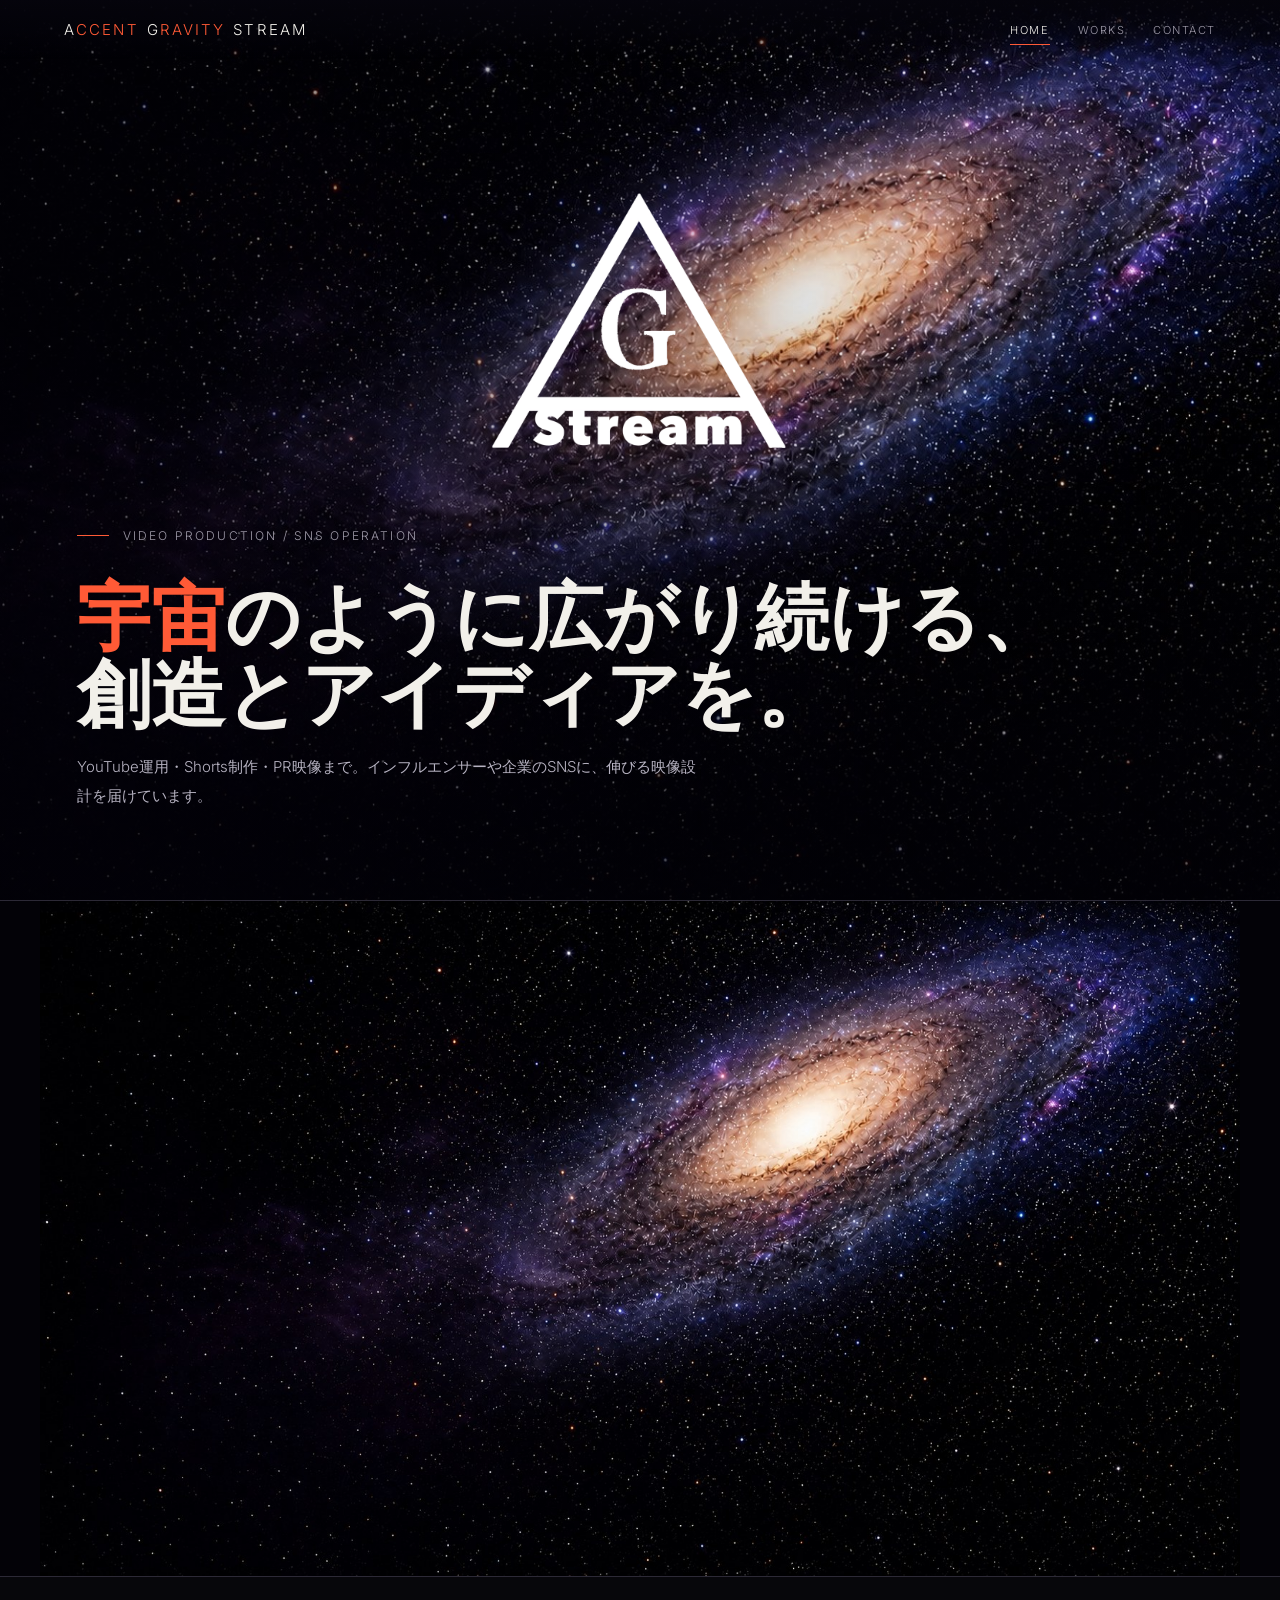
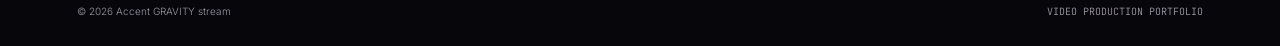
<file: index.html>
<!DOCTYPE html><html lang="ja"><head><meta charset="UTF-8"><meta name="viewport" content="width=device-width,initial-scale=1"><title>Accent GRAVITY stream</title><link rel="preconnect" href="https://fonts.googleapis.com"><link href="https://fonts.googleapis.com/css2?family=Inter:wght@300;400;500&family=JetBrains+Mono&family=Oswald:wght@400;500;600&display=swap" rel="stylesheet"><link rel="stylesheet" href="site.css?v=20261101-logo70b"></head><body>
<header class="site-header"><a class="logo" href="index.html"><span class="logo-accent">A</span>CCENT<span class="logo-word"><span class="logo-accent">G</span>RAVITY</span><span class="logo-word logo-accent">STREAM</span></a><button class="menu-toggle" aria-label="メニュー">☰</button><nav class="nav"><a class="active" href="index.html">HOME</a><a href="works.html">WORKS</a><a href="contact.html">CONTACT</a></nav></header>
<main><section class="hero"><div class="hero-bg"></div><img class="hero-mark" src="agstream-logo.png" alt="AG stream"><div class="eyebrow">VIDEO PRODUCTION / SNS OPERATION</div><h1 class="headline"><span><em>宇宙</em>のように広がり続ける、</span><span>創造とアイディアを。</span></h1><p class="hero-sub">YouTube運用・Shorts制作・PR映像まで。インフルエンサーや企業のSNSに、伸びる映像設計を届けています。</p></section><section class="video-section" aria-label="Showreel"><div class="hero-video"><video autoplay muted loop playsinline preload="metadata" poster="galaxy-hero.jpg" aria-label="Accent GRAVITY stream showreel"><source src="showreel-audi.mp4" type="video/mp4"></video></div></section></main>
<footer class="site-footer"><span>© 2026 Accent GRAVITY stream</span><span class="mono">VIDEO PRODUCTION PORTFOLIO</span></footer><script src="site.js"></script></body></html>
</file>
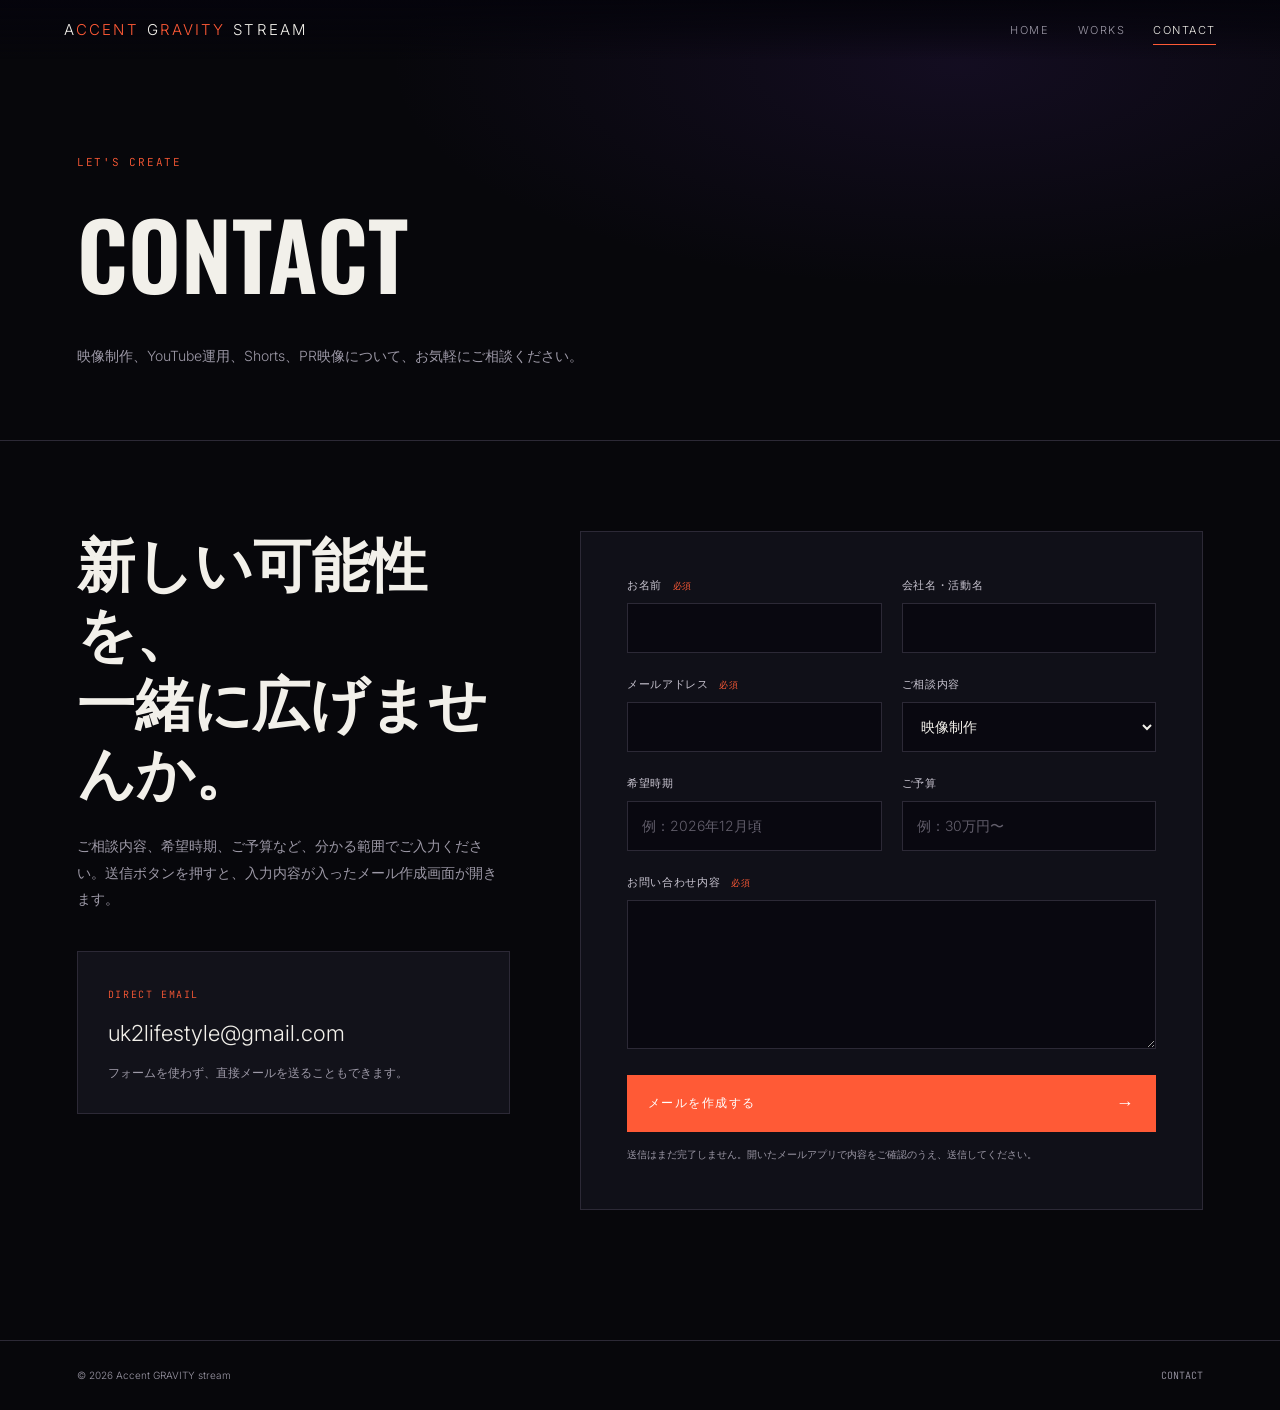
<file: contact.html>
<!DOCTYPE html><html lang="ja"><head><meta charset="UTF-8"><meta name="viewport" content="width=device-width,initial-scale=1"><title>Contact | Accent GRAVITY stream</title><link rel="preconnect" href="https://fonts.googleapis.com"><link href="https://fonts.googleapis.com/css2?family=Inter:wght@300;400;500&family=JetBrains+Mono&family=Oswald:wght@400;500;600&display=swap" rel="stylesheet"><link rel="stylesheet" href="site.css?v=20261007-contact-form1"></head><body>
<header class="site-header"><a class="logo" href="index.html"><span class="logo-accent">A</span>CCENT<span class="logo-word"><span class="logo-accent">G</span>RAVITY</span><span class="logo-word logo-accent">STREAM</span></a><button class="menu-toggle" aria-label="メニュー">☰</button><nav class="nav"><a href="index.html">HOME</a><a href="works.html">WORKS</a><a class="active" href="contact.html">CONTACT</a></nav></header>
<main><section class="page-hero"><span class="page-kicker mono">LET'S CREATE</span><h1 class="page-title display">CONTACT</h1><p class="page-lead">映像制作、YouTube運用、Shorts、PR映像について、お気軽にご相談ください。</p></section><section class="contact-wrap"><div class="contact-intro"><h2 class="contact-title">新しい可能性を、<br>一緒に広げませんか。</h2><p class="contact-copy">ご相談内容、希望時期、ご予算など、分かる範囲でご入力ください。送信ボタンを押すと、入力内容が入ったメール作成画面が開きます。</p><div class="contact-box"><span class="contact-label mono">DIRECT EMAIL</span><div class="contact-status"><a href="mailto:uk2lifestyle@gmail.com">uk2lifestyle@gmail.com</a></div><p class="contact-note">フォームを使わず、直接メールを送ることもできます。</p></div></div><form class="contact-form" id="contact-form"><div class="form-grid"><label class="form-field"><span>お名前 <b>必須</b></span><input type="text" name="name" autocomplete="name" required></label><label class="form-field"><span>会社名・活動名</span><input type="text" name="company" autocomplete="organization"></label><label class="form-field"><span>メールアドレス <b>必須</b></span><input type="email" name="email" autocomplete="email" required></label><label class="form-field"><span>ご相談内容</span><select name="category"><option>映像制作</option><option>YouTube運用</option><option>Shorts制作</option><option>PR・SNS</option><option>その他</option></select></label><label class="form-field"><span>希望時期</span><input type="text" name="schedule" placeholder="例：2026年12月頃"></label><label class="form-field"><span>ご予算</span><input type="text" name="budget" placeholder="例：30万円〜"></label><label class="form-field form-field-wide"><span>お問い合わせ内容 <b>必須</b></span><textarea name="message" rows="7" required></textarea></label></div><button class="contact-submit" type="submit">メールを作成する <span>→</span></button><p class="form-note">送信はまだ完了しません。開いたメールアプリで内容をご確認のうえ、送信してください。</p></form></section></main>
<footer class="site-footer"><span>© 2026 Accent GRAVITY stream</span><span class="mono">CONTACT</span></footer><script src="site.js"></script><script src="contact-form.js"></script></body></html>
</file>
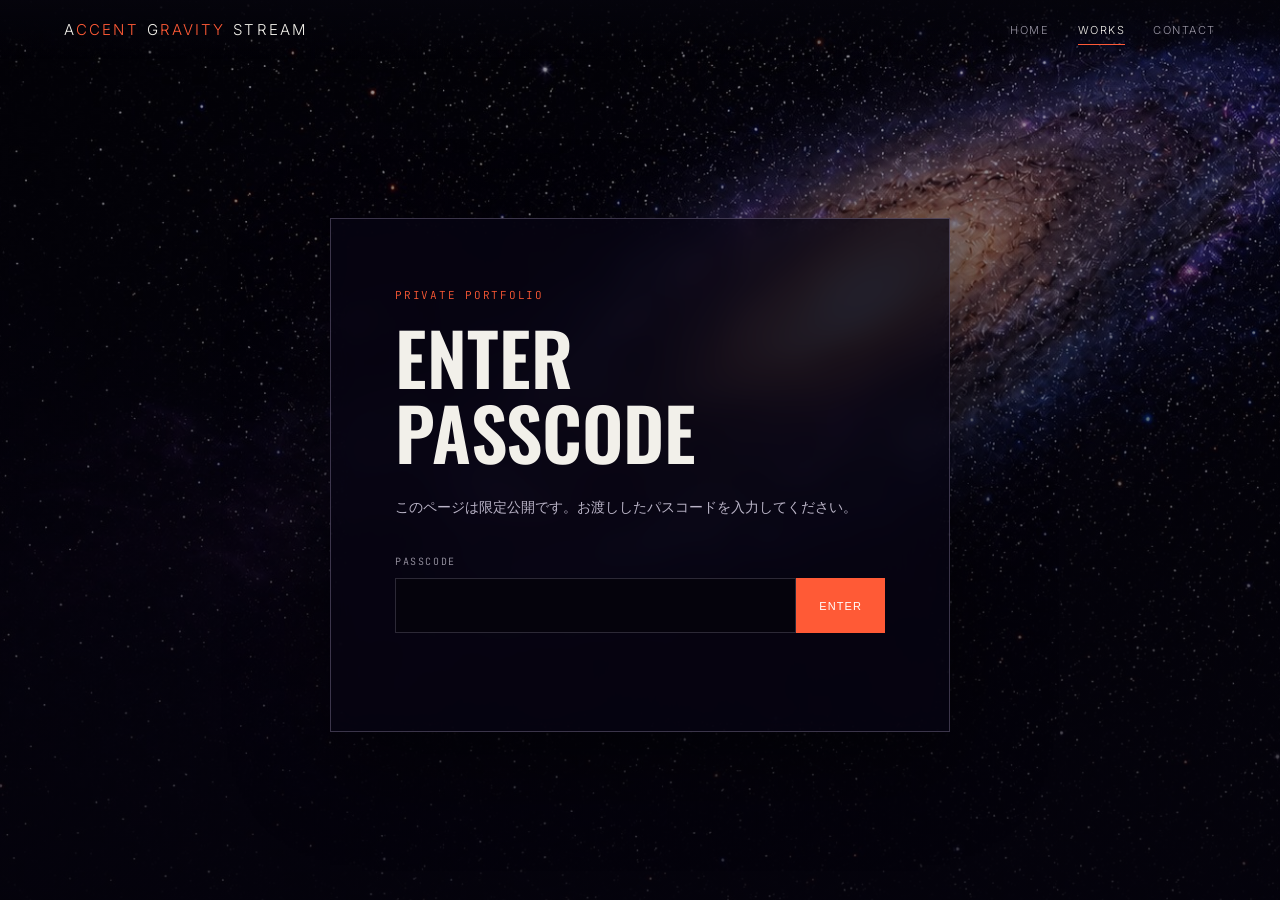
<file: works.html>
<!DOCTYPE html><html lang="ja"><head><meta charset="UTF-8"><meta name="viewport" content="width=device-width,initial-scale=1"><meta name="robots" content="noindex,nofollow"><title>Works | Accent GRAVITY stream</title><link rel="preconnect" href="https://fonts.googleapis.com"><link href="https://fonts.googleapis.com/css2?family=Inter:wght@300;400;500&family=JetBrains+Mono&family=Oswald:wght@400;500;600&display=swap" rel="stylesheet"><link rel="stylesheet" href="site.css?v=20261101-works-lock1"></head><body>
<header class="site-header"><a class="logo" href="index.html"><span class="logo-accent">A</span>CCENT<span class="logo-word"><span class="logo-accent">G</span>RAVITY</span><span class="logo-word logo-accent">STREAM</span></a><button class="menu-toggle" aria-label="メニュー">☰</button><nav class="nav"><a href="index.html">HOME</a><a class="active" href="works.html">WORKS</a><a href="contact.html">CONTACT</a></nav></header>
<section class="access-gate" id="access-gate"><div class="gate-panel"><span class="page-kicker mono">PRIVATE PORTFOLIO</span><h1 class="gate-title display">ENTER<br>PASSCODE</h1><p class="gate-copy">このページは限定公開です。お渡ししたパスコードを入力してください。</p><form class="gate-form" id="gate-form"><label class="gate-label mono" for="gate-code">PASSCODE</label><div class="gate-input-row"><input class="gate-input" id="gate-code" name="code" type="password" inputmode="text" autocomplete="off" required><button class="gate-button" type="submit">ENTER</button></div><p class="gate-error" id="gate-error" aria-live="polite"></p></form></div></section>
<div class="works-content" id="works-content" hidden><main><section class="page-hero"><span class="page-kicker mono">PORTFOLIO</span><h1 class="page-title display">WORKS</h1><p class="page-lead">YouTube運用、Shorts制作、PR映像。目的と媒体に合わせて設計した制作実績をご紹介します。</p></section><section class="section"><div class="section-head"><h2 class="section-title display">YouTube</h2><p class="section-desc">チャンネル設計から企画・編集・分析まで。</p></div><div class="grid" id="grid-youtube"></div></section><section class="section"><div class="section-head"><h2 class="section-title display">Shorts</h2><p class="section-desc">縦型・短尺に最適化した企画と編集。</p></div><div class="grid" id="grid-shorts"></div></section><section class="section"><div class="section-head"><h2 class="section-title display">PR Films</h2><p class="section-desc">商品やサービスの魅力を伝えるPR映像。</p></div><div class="grid" id="grid-pr"></div></section></main><footer class="site-footer"><span>© 2026 Accent GRAVITY stream</span><span class="mono">WORKS</span></footer></div><script src="site.js?v=20261101"></script><script src="works-lock.js?v=20261101"></script><script src="works.js?v=20261101"></script></body></html>
</file>
<file: site.css>
:root{--bg:#07070b;--surface:#12121a;--line:#2c2936;--text:#f2f0ea;--dim:#9d99a7;--accent:#ff5a36;--gold:#c9a227}
*{box-sizing:border-box;margin:0;padding:0}
html{scroll-behavior:smooth}
body{min-height:100vh;background:var(--bg);color:var(--text);font-family:Inter,"Noto Sans JP",sans-serif;font-weight:300}
a{color:inherit;text-decoration:none}
.mono{font-family:"JetBrains Mono",monospace}
.display{font-family:Oswald,"Noto Sans JP",sans-serif;text-transform:uppercase}
.site-header{position:fixed;z-index:100;top:0;right:0;left:0;display:flex;align-items:center;justify-content:space-between;padding:20px 5vw;background:linear-gradient(to bottom,rgba(5,4,12,.96),rgba(5,4,12,.58),transparent)}
.logo{color:var(--accent);font-size:15px;letter-spacing:.14em;white-space:nowrap}.logo .logo-accent{color:var(--text)}.logo .logo-word{margin-left:8px}
.nav{display:flex;gap:28px;align-items:center}.nav a{position:relative;color:var(--dim);font-size:11px;letter-spacing:.14em}.nav a:hover,.nav a.active{color:var(--text)}.nav a.active:after{position:absolute;right:0;bottom:-8px;left:0;height:1px;background:var(--accent);content:""}
.menu-toggle{display:none;border:0;background:none;color:var(--text);font-size:24px;cursor:pointer}
.hero{position:relative;display:flex;min-height:100svh;overflow:hidden;flex-direction:column;justify-content:flex-end;padding:0 6vw 10vh}
.hero-bg{position:absolute;z-index:-1;inset:0;background:linear-gradient(90deg,rgba(2,1,8,.58),rgba(2,1,8,.24) 43%,rgba(2,1,8,.03) 76%),linear-gradient(to bottom,transparent 48%,rgba(2,1,8,.65)),url("galaxy-hero.jpg") 68% center/cover no-repeat}
.hero-mark{position:absolute;top:38%;left:50%;width:clamp(252px,30.8vw,455px);height:auto;mix-blend-mode:screen;filter:drop-shadow(0 12px 30px rgba(0,0,0,.32));transform:translate(-50%,-50%)}
.eyebrow{display:flex;gap:14px;align-items:center;margin-bottom:28px;color:var(--dim);font-size:12px;letter-spacing:.18em}.eyebrow:before{width:32px;height:1px;background:var(--accent);content:""}
.headline{font-family:Oswald,"Noto Sans JP",sans-serif;font-size:clamp(38px,5.8vw,82px);font-weight:600;line-height:1.04}.headline span{display:block;white-space:nowrap}.headline em{color:var(--accent);font-style:normal}
.hero-sub{max-width:620px;margin-top:28px;color:#b6b2c1;font-size:15px;line-height:1.9}.video-section{border-top:1px solid var(--line);background:#030207}.hero-video{width:min(1200px,100%);aspect-ratio:16/9;overflow:hidden;margin:0 auto;background:#030207}.hero-video video{display:block;width:100%;height:100%;object-fit:cover;pointer-events:none}
.page-hero{padding:150px 6vw 70px;border-bottom:1px solid var(--line);background:radial-gradient(ellipse at 75% 15%,rgba(84,44,146,.16),transparent 42%)}
.page-kicker{color:var(--accent);font-size:11px;letter-spacing:.16em}.page-title{margin-top:14px;font-size:clamp(44px,8vw,92px);font-weight:600}.page-lead{max-width:600px;margin-top:22px;color:var(--dim);font-size:14px;line-height:1.9}
.access-gate{display:grid;min-height:100svh;padding:120px 6vw 70px;place-items:center;background:linear-gradient(rgba(5,3,14,.36),rgba(5,3,14,.8)),url("galaxy-hero.jpg") center/cover no-repeat}.gate-panel{width:min(620px,100%);padding:clamp(30px,6vw,64px);border:1px solid rgba(198,184,226,.28);background:rgba(7,5,18,.78);box-shadow:0 30px 90px rgba(0,0,0,.45);backdrop-filter:blur(12px)}.gate-title{max-width:480px;margin-top:16px;font-size:clamp(38px,7vw,72px);font-weight:600;line-height:1.05}.gate-copy{margin-top:24px;color:#bab4c7;font-size:14px;line-height:1.8}.gate-form{margin-top:36px}.gate-label{display:block;margin-bottom:10px;color:var(--dim);font-size:10px;letter-spacing:.16em}.gate-input-row{display:flex}.gate-input{min-width:0;flex:1;padding:16px;border:1px solid var(--line);outline:0;background:rgba(5,4,12,.88);color:var(--text);font:500 16px "JetBrains Mono",monospace;letter-spacing:.12em;text-transform:uppercase}.gate-input:focus{border-color:var(--accent)}.gate-button{padding:0 22px;border:1px solid var(--accent);background:var(--accent);color:#fff;font-size:11px;letter-spacing:.1em;cursor:pointer}.gate-button:hover{filter:brightness(1.08)}.gate-error{min-height:22px;margin-top:12px;color:#ff8268;font-size:12px}.works-content[hidden]{display:none}
.team-strip{display:grid;grid-template-columns:repeat(3,1fr);border-top:1px solid var(--line);border-bottom:1px solid var(--line);background:rgba(8,7,18,.76)}
.team-card{padding:42px 6vw;border-right:1px solid var(--line)}.team-card:last-child{border-right:0}.role{display:block;margin-bottom:10px;color:var(--accent);font-size:10px;letter-spacing:.18em}.member-name{font-size:clamp(22px,2.6vw,34px);font-weight:500;letter-spacing:.06em}.member-note{margin-top:12px;color:var(--dim);font-size:12px;line-height:1.7}
.section{padding:100px 6vw;border-bottom:1px solid var(--line)}.section-head{display:flex;gap:20px;align-items:end;justify-content:space-between;margin-bottom:42px}.section-title{font-size:clamp(28px,4vw,46px)}.section-desc{max-width:360px;color:var(--dim);font-size:13px;line-height:1.8;text-align:right}
.grid{display:grid;grid-template-columns:repeat(3,1fr);gap:22px}.work-card{position:relative;display:flex;min-height:220px;overflow:hidden;flex-direction:column;justify-content:flex-end;border:1px solid var(--line);background:linear-gradient(145deg,#171623,#0c0b12);padding:20px;transition:.3s}.work-card:hover{border-color:var(--accent);transform:translateY(-3px)}.work-thumb{position:absolute;inset:0;background-position:center;background-size:cover;transition:transform .5s}.work-thumb:after{position:absolute;inset:0;background:linear-gradient(to top,rgba(4,3,10,.94),rgba(4,3,10,.08) 70%);content:""}.work-card:hover .work-thumb{transform:scale(1.04)}.work-tag{position:absolute;z-index:2;top:16px;left:18px;color:var(--accent);font-size:10px;letter-spacing:.12em}.work-title,.work-note{position:relative;z-index:2}.work-title{font-size:18px;font-weight:500}.work-note{margin-top:8px;color:var(--dim);font-size:12px}.empty{grid-column:1/-1;padding:20px;border:1px dashed var(--line);color:var(--dim)}
.member-grid{display:grid;grid-template-columns:repeat(3,1fr);gap:24px;padding:80px 6vw 120px}.profile{min-height:360px;padding:34px;border:1px solid var(--line);background:linear-gradient(160deg,rgba(93,50,141,.12),rgba(12,11,18,.9))}.profile-number{color:var(--dim);font-size:10px}.profile-role{margin-top:80px;color:var(--accent);font-size:11px;letter-spacing:.16em}.profile-name{margin-top:12px;font-size:clamp(28px,3vw,42px)}.profile-text{margin-top:24px;color:var(--dim);font-size:13px;line-height:1.9}
.contact-wrap{display:grid;grid-template-columns:minmax(0,.82fr) minmax(0,1.18fr);gap:70px;padding:90px 6vw 130px}.contact-title{font-size:clamp(30px,5vw,58px);line-height:1.2}.contact-copy{margin-top:24px;color:var(--dim);font-size:14px;line-height:1.9}.contact-box{margin-top:38px;padding:30px;border:1px solid var(--line);background:var(--surface)}.contact-label{color:var(--accent);font-size:10px;letter-spacing:.16em}.contact-status{margin-top:18px;font-size:clamp(16px,2vw,22px);overflow-wrap:anywhere}.contact-note{margin-top:16px;color:var(--dim);font-size:12px;line-height:1.8}.contact-form{padding:clamp(26px,4vw,46px);border:1px solid var(--line);background:rgba(18,18,26,.86)}.form-grid{display:grid;grid-template-columns:1fr 1fr;gap:24px 20px}.form-field{display:flex;flex-direction:column;gap:10px}.form-field-wide{grid-column:1/-1}.form-field span{color:#c9c5d1;font-size:11px;letter-spacing:.06em}.form-field b{margin-left:7px;color:var(--accent);font-size:9px;font-weight:400}.form-field input,.form-field select,.form-field textarea{width:100%;border:1px solid var(--line);border-radius:0;outline:0;background:#090810;color:var(--text);font:300 14px Inter,"Noto Sans JP",sans-serif}.form-field input,.form-field select{height:50px;padding:0 14px}.form-field textarea{padding:14px;resize:vertical}.form-field input:focus,.form-field select:focus,.form-field textarea:focus{border-color:var(--accent)}.form-field input::placeholder{color:#625e6b}.contact-submit{display:flex;width:100%;align-items:center;justify-content:space-between;margin-top:26px;padding:17px 20px;border:1px solid var(--accent);background:var(--accent);color:#fff;font-size:12px;letter-spacing:.12em;cursor:pointer}.contact-submit:hover{filter:brightness(1.08)}.contact-submit span{font-size:18px}.form-note{margin-top:14px;color:var(--dim);font-size:10px;line-height:1.7}
.site-footer{display:flex;gap:14px;justify-content:space-between;padding:28px 6vw;border-top:1px solid var(--line);color:var(--dim);font-size:10px}
@media(max-width:850px){.grid,.member-grid{grid-template-columns:1fr 1fr}.contact-wrap{grid-template-columns:1fr}.section-head{align-items:start;flex-direction:column}.section-desc{text-align:left}}
@media(max-width:620px){.site-header{padding:18px 5vw}.menu-toggle{display:block}.nav{position:absolute;top:62px;right:0;left:0;display:none;align-items:stretch;flex-direction:column;gap:0;padding:8px 5vw 18px;background:rgba(5,4,12,.97);border-bottom:1px solid var(--line)}.nav.open{display:flex}.nav a{padding:14px 0}.nav a.active:after{display:none}.headline{font-size:clamp(22px,6.4vw,31px);line-height:1.14}.hero{min-height:100svh;padding:0 6vw 5vh}.hero-mark{top:38%;width:min(61.6vw,294px)}.eyebrow{margin-bottom:24px;font-size:9px}.hero-sub{margin-top:24px;font-size:13px;line-height:1.75}.team-strip,.grid,.member-grid,.form-grid{grid-template-columns:1fr}.form-field-wide{grid-column:auto}.contact-form{padding:24px 18px}.team-card{padding:26px 6vw;border-right:0;border-bottom:1px solid var(--line)}.team-card:last-child{border-bottom:0}.member-grid{padding-top:40px}.profile{min-height:280px}.gate-input-row{flex-direction:column}.gate-button{min-height:50px}.site-footer{flex-direction:column}}
</file>
